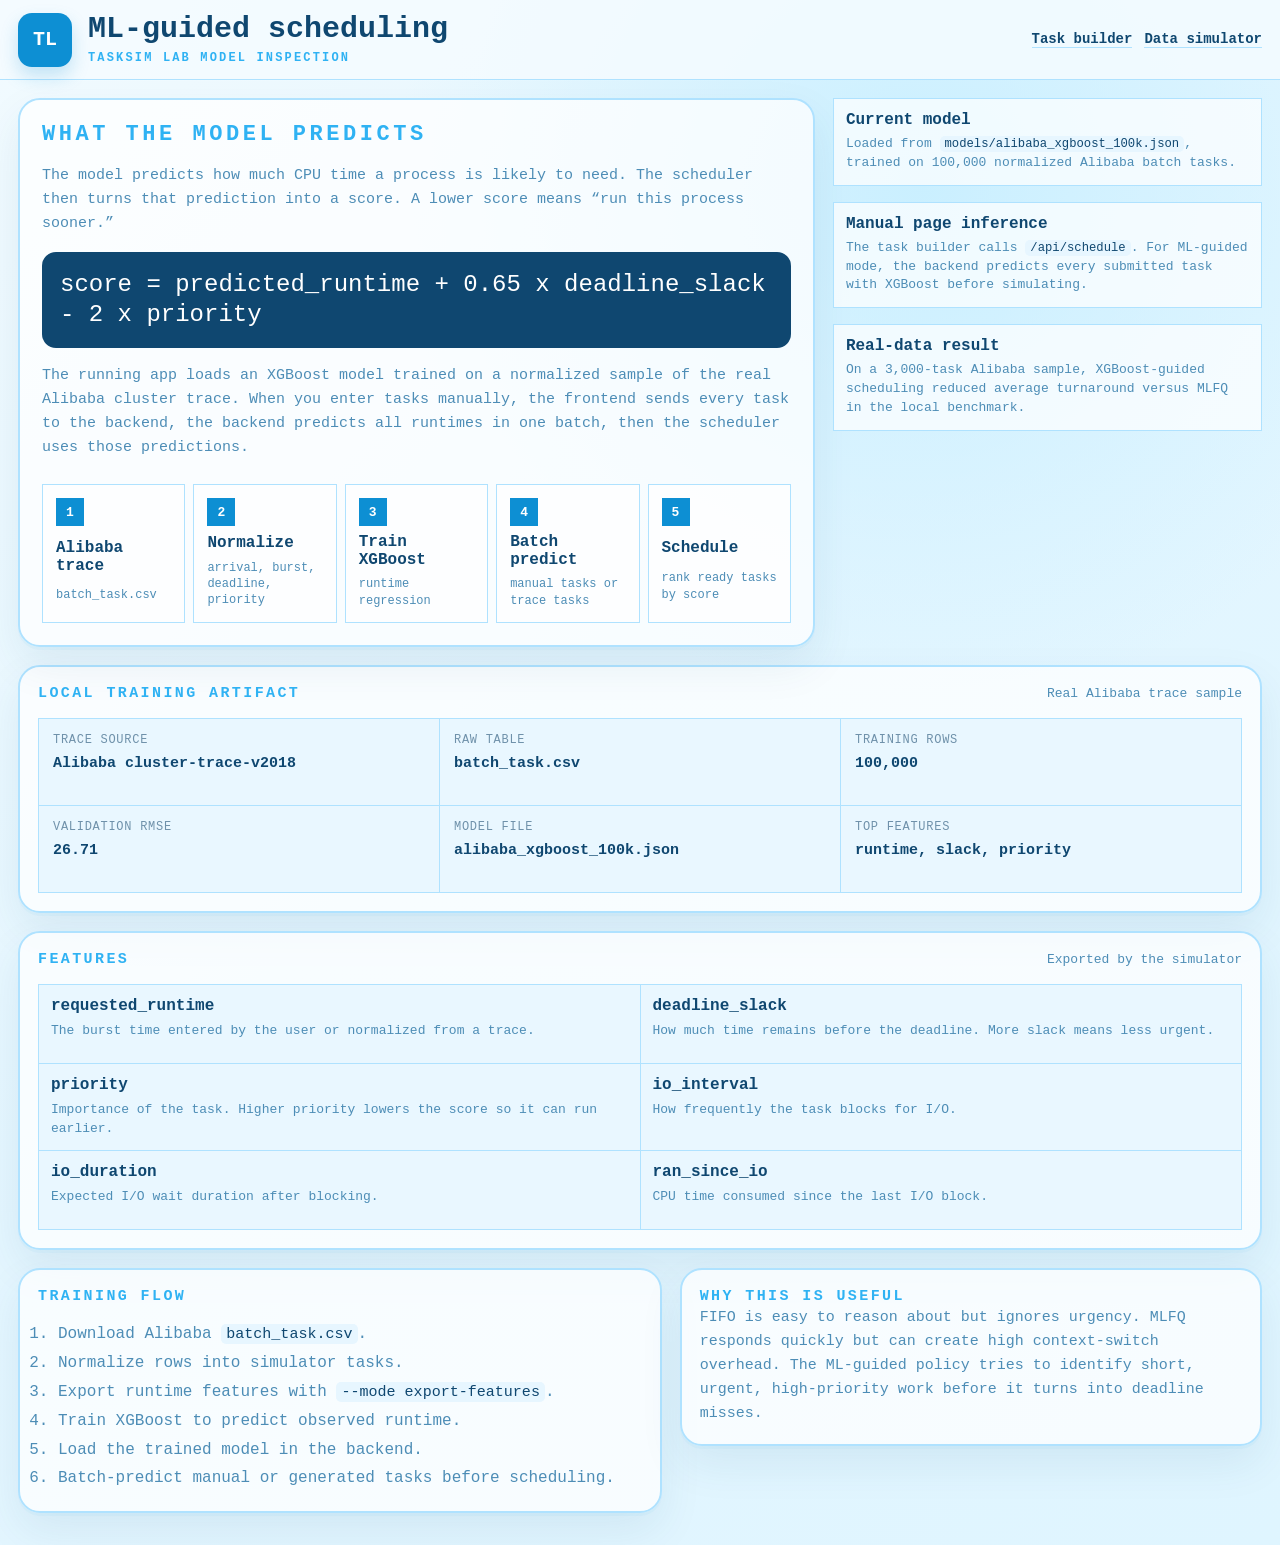
<file: frontend/ml.html>
<!doctype html>
<html lang="en">
  <head>
    <meta charset="utf-8" />
    <meta name="viewport" content="width=device-width, initial-scale=1" />
    <title>TaskSim Lab ML Method</title>
    <link rel="stylesheet" href="styles.css" />
  </head>
  <body class="lab-page ml-page">
    <main class="app-shell explainer-shell">
      <header class="topbar lab-topbar">
        <div class="manual-brand">
          <div class="brand-mark">TL</div>
          <div>
            <h1>ML-guided scheduling</h1>
            <p>TaskSim Lab Model Inspection</p>
          </div>
        </div>
        <div class="top-actions">
          <a class="text-link" href="index.html">Task builder</a>
          <a class="text-link" href="simulator.html">Data simulator</a>
        </div>
      </header>

      <section class="explainer-grid">
        <section class="explainer-main">
          <h2>What the model predicts</h2>
          <p>
            The model predicts how much CPU time a process is likely to need. The scheduler then turns that prediction into a score. A lower score means “run this process sooner.”
          </p>
          <div class="formula-box">
            score = predicted_runtime + 0.65 x deadline_slack - 2 x priority
          </div>
          <p>
            The running app loads an XGBoost model trained on a normalized sample of the real Alibaba cluster trace. When you enter tasks manually, the frontend sends every task to the backend, the backend predicts all runtimes in one batch, then the scheduler uses those predictions.
          </p>
          <div class="pipeline-diagram" aria-label="ML training and inference pipeline">
            <div class="pipe-node"><span>1</span><strong>Alibaba trace</strong><em>batch_task.csv</em></div>
            <div class="pipe-arrow">to</div>
            <div class="pipe-node"><span>2</span><strong>Normalize</strong><em>arrival, burst, deadline, priority</em></div>
            <div class="pipe-arrow">to</div>
            <div class="pipe-node"><span>3</span><strong>Train XGBoost</strong><em>runtime regression</em></div>
            <div class="pipe-arrow">to</div>
            <div class="pipe-node"><span>4</span><strong>Batch predict</strong><em>manual tasks or trace tasks</em></div>
            <div class="pipe-arrow">to</div>
            <div class="pipe-node"><span>5</span><strong>Schedule</strong><em>rank ready tasks by score</em></div>
          </div>
        </section>

        <aside class="explainer-side">
          <div class="decision-card">
            <strong>Current model</strong>
            <p>Loaded from <code>models/alibaba_xgboost_100k.json</code>, trained on 100,000 normalized Alibaba batch tasks.</p>
          </div>
          <div class="decision-card">
            <strong>Manual page inference</strong>
            <p>The task builder calls <code>/api/schedule</code>. For ML-guided mode, the backend predicts every submitted task with XGBoost before simulating.</p>
          </div>
          <div class="decision-card">
            <strong>Real-data result</strong>
            <p>On a 3,000-task Alibaba sample, XGBoost-guided scheduling reduced average turnaround versus MLFQ in the local benchmark.</p>
          </div>
        </aside>
      </section>

      <section class="rank-section model-facts">
        <div class="section-heading">
          <h2>Local training artifact</h2>
          <span>Real Alibaba trace sample</span>
        </div>
        <div class="fact-grid">
          <div><span>Trace source</span><strong>Alibaba cluster-trace-v2018</strong></div>
          <div><span>Raw table</span><strong>batch_task.csv</strong></div>
          <div><span>Training rows</span><strong>100,000</strong></div>
          <div><span>Validation RMSE</span><strong>26.71</strong></div>
          <div><span>Model file</span><strong>alibaba_xgboost_100k.json</strong></div>
          <div><span>Top features</span><strong>runtime, slack, priority</strong></div>
        </div>
      </section>

      <section class="rank-section">
        <div class="section-heading">
          <h2>Features</h2>
          <span>Exported by the simulator</span>
        </div>
        <div class="feature-table">
          <div><strong>requested_runtime</strong><span>The burst time entered by the user or normalized from a trace.</span></div>
          <div><strong>deadline_slack</strong><span>How much time remains before the deadline. More slack means less urgent.</span></div>
          <div><strong>priority</strong><span>Importance of the task. Higher priority lowers the score so it can run earlier.</span></div>
          <div><strong>io_interval</strong><span>How frequently the task blocks for I/O.</span></div>
          <div><strong>io_duration</strong><span>Expected I/O wait duration after blocking.</span></div>
          <div><strong>ran_since_io</strong><span>CPU time consumed since the last I/O block.</span></div>
        </div>
      </section>

      <section class="comparison-layout explainer-steps">
        <div class="rank-section">
          <h2>Training flow</h2>
          <ol class="plain-list">
            <li>Download Alibaba <code>batch_task.csv</code>.</li>
            <li>Normalize rows into simulator tasks.</li>
            <li>Export runtime features with <code>--mode export-features</code>.</li>
            <li>Train XGBoost to predict observed runtime.</li>
            <li>Load the trained model in the backend.</li>
            <li>Batch-predict manual or generated tasks before scheduling.</li>
          </ol>
        </div>
        <div class="chart-section">
          <h2>Why this is useful</h2>
          <p class="body-copy">
            FIFO is easy to reason about but ignores urgency. MLFQ responds quickly but can create high context-switch overhead. The ML-guided policy tries to identify short, urgent, high-priority work before it turns into deadline misses.
          </p>
        </div>
      </section>
    </main>
  </body>
</html>
</file>
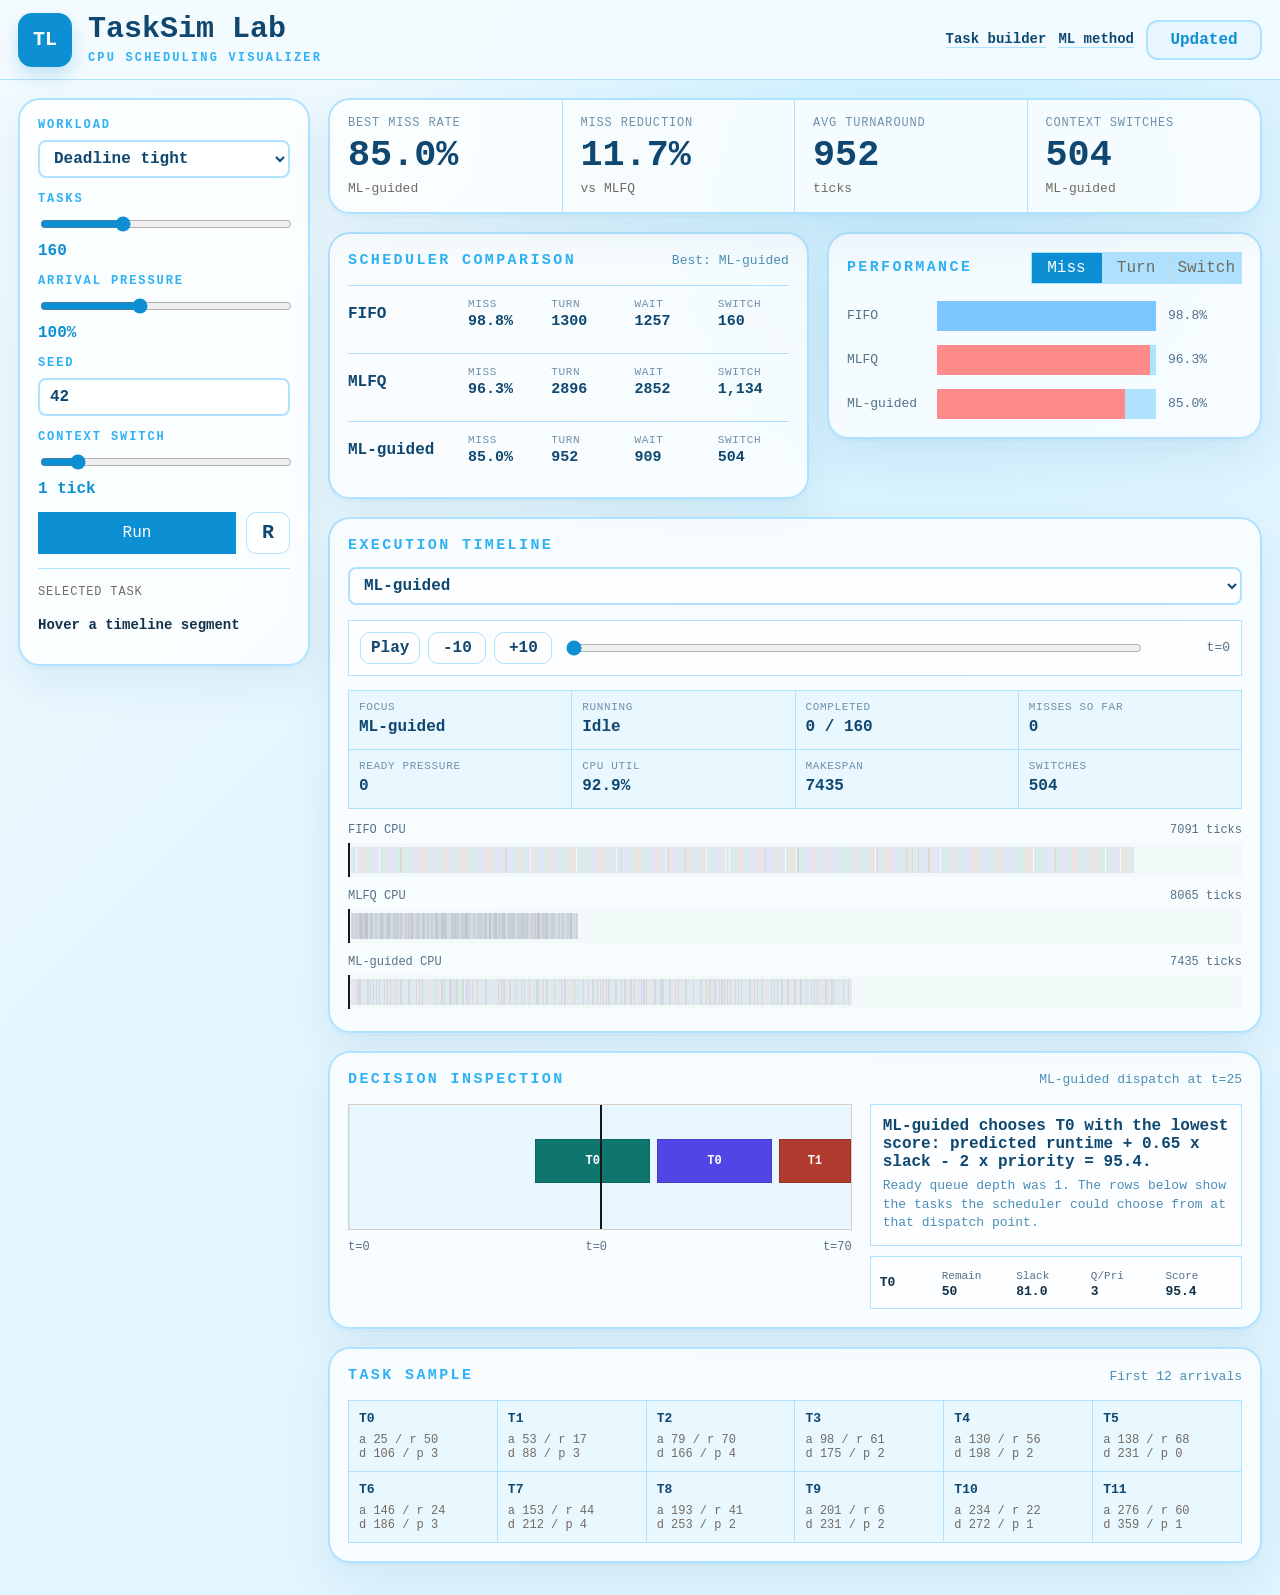
<file: frontend/simulator.html>
<!doctype html>
<html lang="en">
  <head>
    <meta charset="utf-8" />
    <meta name="viewport" content="width=device-width, initial-scale=1" />
    <title>TaskSim Lab</title>
    <link rel="stylesheet" href="styles.css" />
  </head>
  <body class="lab-page simulator-page">
    <main class="app-shell">
      <header class="topbar lab-topbar">
        <div class="manual-brand">
          <div class="brand-mark">TL</div>
          <div>
            <h1>TaskSim Lab</h1>
            <p>CPU Scheduling Visualizer</p>
          </div>
        </div>
        <div class="top-actions">
          <a class="text-link" href="index.html">Task builder</a>
          <a class="text-link" href="ml.html">ML method</a>
          <div class="run-status" id="runStatus">Ready</div>
        </div>
      </header>

      <section class="workspace">
        <aside class="control-panel">
          <div class="field">
            <label for="profile">Workload</label>
            <select id="profile">
              <option value="deadline_tight">Deadline tight</option>
              <option value="balanced">Balanced</option>
              <option value="io_heavy">I/O heavy</option>
              <option value="bursty">Bursty</option>
            </select>
          </div>

          <div class="field">
            <label for="taskCount">Tasks</label>
            <input id="taskCount" type="range" min="40" max="420" value="160" step="20" />
            <output id="taskCountValue">160</output>
          </div>

          <div class="field">
            <label for="load">Arrival pressure</label>
            <input id="load" type="range" min="65" max="155" value="100" step="5" />
            <output id="loadValue">100%</output>
          </div>

          <div class="field">
            <label for="seed">Seed</label>
            <input id="seed" type="number" min="1" max="9999" value="42" />
          </div>

          <div class="field">
            <label for="contextSwitch">Context switch</label>
            <input id="contextSwitch" type="range" min="0" max="8" value="1" step="1" />
            <output id="contextSwitchValue">1 tick</output>
          </div>

          <div class="button-row">
            <button id="runButton" class="primary-button" type="button">Run</button>
            <button id="randomizeButton" class="icon-button" type="button" aria-label="New seed" title="New seed">R</button>
          </div>

          <div class="selected-task" id="selectedTask">
            <span>Selected task</span>
            <strong>Hover a timeline segment</strong>
          </div>
        </aside>

        <section class="main-panel">
          <div class="metric-strip" id="metricStrip"></div>

          <div class="comparison-layout">
            <section class="rank-section">
              <div class="section-heading">
                <h2>Scheduler comparison</h2>
                <span id="bestScheduler">Best: --</span>
              </div>
              <div class="scheduler-table" id="schedulerTable"></div>
            </section>

            <section class="chart-section">
              <div class="section-heading">
                <h2>Performance</h2>
                <div class="segmented" role="tablist" aria-label="Chart metric">
                  <button class="segment is-active" data-metric="missRate" type="button">Miss</button>
                  <button class="segment" data-metric="turnaround" type="button">Turn</button>
                  <button class="segment" data-metric="switches" type="button">Switch</button>
                </div>
              </div>
              <div class="bar-chart" id="barChart"></div>
            </section>
          </div>

          <section class="timeline-section">
            <div class="section-heading">
              <h2>Execution timeline</h2>
              <select id="timelineScheduler" aria-label="Timeline scheduler"></select>
            </div>
            <div class="playback-panel">
              <div class="playback-buttons">
                <button id="playButton" class="small-button" type="button">Play</button>
                <button id="stepBackButton" class="small-button" type="button">-10</button>
                <button id="stepForwardButton" class="small-button" type="button">+10</button>
              </div>
              <input id="timeScrubber" type="range" min="0" max="1" value="0" step="1" aria-label="Simulation time" />
              <div class="time-readout" id="timeReadout">t=0</div>
            </div>
            <div class="live-strip" id="liveStrip"></div>
            <div class="timeline" id="timeline"></div>
          </section>

          <section class="inspection-section">
            <div class="section-heading">
              <h2>Decision inspection</h2>
              <span id="decisionSummary">Nearest dispatch</span>
            </div>
            <div class="inspection-layout">
              <div class="zoom-stage" id="zoomStage"></div>
              <div class="decision-panel" id="decisionPanel"></div>
            </div>
          </section>

          <section class="task-section">
            <div class="section-heading">
              <h2>Task sample</h2>
              <span id="sampleScope">First 12 arrivals</span>
            </div>
            <div class="task-grid" id="taskGrid"></div>
          </section>
        </section>
      </section>
    </main>

    <script src="app.js"></script>
  </body>
</html>
</file>
<file: frontend/styles.css>
:root {
  --bg: #f4f1eb;
  --ink: #171717;
  --muted: #706b63;
  --line: #d7cfc3;
  --panel: #fffaf2;
  --panel-2: #e9e1d6;
  --accent: #0f766e;
  --alert: #b13b2f;
  --violet: #4f46e5;
  --shadow: 0 18px 48px rgba(30, 28, 24, 0.08);
  font-family: Inter, ui-sans-serif, system-ui, -apple-system, BlinkMacSystemFont, "Segoe UI", sans-serif;
}

* {
  box-sizing: border-box;
}

body {
  margin: 0;
  background: var(--bg);
  color: var(--ink);
}

button,
input,
select {
  font: inherit;
}

.app-shell {
  min-height: 100svh;
  padding: 22px;
}

.topbar {
  display: flex;
  align-items: end;
  justify-content: space-between;
  gap: 20px;
  margin-bottom: 18px;
  animation: enter 500ms ease both;
}

.eyebrow {
  margin: 0 0 3px;
  color: var(--muted);
  font-size: 12px;
  text-transform: uppercase;
  letter-spacing: 0.08em;
}

h1,
h2,
p {
  margin: 0;
}

h1 {
  font-size: clamp(30px, 4rem, 56px);
  line-height: 0.95;
  letter-spacing: 0;
}

h2 {
  font-size: 15px;
  line-height: 1.2;
}

.run-status {
  min-width: 116px;
  text-align: center;
  padding: 9px 12px;
  border: 1px solid var(--line);
  color: var(--muted);
  background: rgba(255, 250, 242, 0.72);
}

.top-actions {
  display: flex;
  align-items: center;
  gap: 12px;
}

.text-link {
  color: var(--ink);
  text-decoration: none;
  border-bottom: 1px solid var(--ink);
  font-size: 14px;
}

.workspace {
  display: grid;
  grid-template-columns: 292px minmax(0, 1fr);
  gap: 18px;
  align-items: start;
}

.control-panel {
  position: sticky;
  top: 22px;
  display: grid;
  gap: 17px;
  padding: 18px;
  background: var(--panel);
  border: 1px solid var(--line);
  box-shadow: var(--shadow);
  animation: enter 620ms ease both;
}

.field {
  display: grid;
  gap: 8px;
}

.field-help,
.section-help {
  color: var(--muted);
  font-size: 13px;
  line-height: 1.45;
}

.section-help {
  margin: -6px 0 14px;
}

label {
  color: var(--muted);
  font-size: 12px;
  text-transform: uppercase;
  letter-spacing: 0.07em;
}

select,
input[type="number"] {
  width: 100%;
  height: 38px;
  border: 1px solid var(--line);
  background: #fffdf8;
  color: var(--ink);
  padding: 0 10px;
  border-radius: 4px;
}

input[type="range"] {
  width: 100%;
  accent-color: var(--accent);
}

output {
  color: var(--ink);
  font-variant-numeric: tabular-nums;
}

.button-row {
  display: flex;
  gap: 10px;
}

.primary-button,
.icon-button,
.small-button {
  height: 42px;
  border: 1px solid var(--ink);
  background: var(--ink);
  color: white;
  cursor: pointer;
  transition: transform 160ms ease, background 160ms ease, color 160ms ease;
}

.primary-button {
  flex: 1;
}

.icon-button {
  width: 44px;
  font-size: 20px;
  line-height: 1;
}

.small-button {
  height: 32px;
  min-width: 58px;
  padding: 0 10px;
  background: #fffdf8;
  color: var(--ink);
  border-color: var(--line);
}

.primary-button:hover,
.icon-button:hover,
.small-button:hover {
  transform: translateY(-1px);
  background: var(--accent);
  border-color: var(--accent);
  color: #fff;
}

.selected-task {
  display: grid;
  gap: 5px;
  min-height: 78px;
  padding-top: 16px;
  border-top: 1px solid var(--line);
}

.selected-task span {
  color: var(--muted);
  font-size: 12px;
  text-transform: uppercase;
  letter-spacing: 0.07em;
}

.selected-task strong {
  font-size: 14px;
  line-height: 1.45;
}

.main-panel {
  display: grid;
  gap: 18px;
  min-width: 0;
}

.metric-strip {
  display: grid;
  grid-template-columns: repeat(4, minmax(0, 1fr));
  border: 1px solid var(--line);
  background: var(--panel);
  box-shadow: var(--shadow);
  animation: enter 680ms ease both;
}

.metric {
  min-width: 0;
  padding: 16px 18px;
  border-right: 1px solid var(--line);
}

.metric:last-child {
  border-right: 0;
}

.metric span {
  display: block;
  margin-bottom: 7px;
  color: var(--muted);
  font-size: 12px;
  text-transform: uppercase;
  letter-spacing: 0.07em;
}

.metric strong {
  display: block;
  font-size: clamp(22px, 2.3rem, 38px);
  line-height: 1;
  font-variant-numeric: tabular-nums;
}

.metric em {
  display: block;
  margin-top: 7px;
  color: var(--muted);
  font-size: 13px;
  font-style: normal;
}

.comparison-layout {
  display: grid;
  grid-template-columns: minmax(0, 1.05fr) minmax(320px, 0.95fr);
  gap: 18px;
}

.rank-section,
.chart-section,
.timeline-section,
.inspection-section,
.task-section {
  min-width: 0;
  padding: 18px;
  background: var(--panel);
  border: 1px solid var(--line);
  box-shadow: var(--shadow);
}

.inspection-layout {
  display: grid;
  grid-template-columns: minmax(0, 1.15fr) minmax(280px, 0.85fr);
  gap: 18px;
}

.zoom-stage {
  display: grid;
  gap: 10px;
}

.zoom-window {
  position: relative;
  min-height: 126px;
  border: 1px solid var(--line);
  background:
    linear-gradient(to right, rgba(23, 23, 23, 0.08) 1px, transparent 1px),
    #fffdf8;
  background-size: 40px 100%;
  overflow: hidden;
}

.zoom-block {
  position: absolute;
  top: 34px;
  height: 44px;
  min-width: 4px;
  background: var(--accent);
  border: 1px solid rgba(23, 23, 23, 0.18);
  color: white;
  display: grid;
  place-items: center;
  font-size: 12px;
  font-weight: 700;
  font-variant-numeric: tabular-nums;
}

.zoom-block:nth-child(3n) {
  background: var(--violet);
}

.zoom-block:nth-child(4n) {
  background: var(--alert);
}

.zoom-playhead {
  position: absolute;
  inset: 0 auto 0 50%;
  width: 2px;
  background: var(--ink);
  z-index: 5;
}

.zoom-scale {
  display: flex;
  justify-content: space-between;
  color: var(--muted);
  font-size: 12px;
  font-variant-numeric: tabular-nums;
}

.candidate-grid {
  display: grid;
  gap: 8px;
}

.candidate-row {
  display: grid;
  grid-template-columns: 54px repeat(4, minmax(0, 1fr));
  gap: 8px;
  align-items: center;
  padding: 9px;
  background: #fffdf8;
  border: 1px solid var(--line);
}

.candidate-row.is-chosen {
  border-color: var(--accent);
  background: #ecfdf5;
}

.candidate-row span {
  color: var(--muted);
  font-size: 11px;
}

.candidate-row strong {
  display: block;
  font-size: 13px;
  font-variant-numeric: tabular-nums;
}

.decision-panel {
  display: grid;
  align-content: start;
  gap: 10px;
}

.decision-card {
  padding: 12px;
  background: #fffdf8;
  border: 1px solid var(--line);
}

.decision-card strong {
  display: block;
  margin-bottom: 6px;
}

.decision-card p {
  color: var(--muted);
  font-size: 13px;
  line-height: 1.45;
}

.section-heading {
  display: flex;
  align-items: center;
  justify-content: space-between;
  gap: 12px;
  margin-bottom: 15px;
}

.section-heading span {
  color: var(--muted);
  font-size: 13px;
}

.scheduler-table {
  display: grid;
  gap: 10px;
}

.scheduler-row {
  display: grid;
  grid-template-columns: 108px repeat(4, minmax(0, 1fr));
  gap: 12px;
  align-items: center;
  min-height: 58px;
  padding: 11px 0;
  border-top: 1px solid var(--line);
  transition: transform 180ms ease;
}

.scheduler-row:hover {
  transform: translateX(2px);
}

.scheduler-name {
  font-weight: 700;
}

.cell span {
  display: block;
  color: var(--muted);
  font-size: 11px;
  text-transform: uppercase;
  letter-spacing: 0.06em;
}

.cell strong {
  display: block;
  margin-top: 3px;
  font-size: 15px;
  font-variant-numeric: tabular-nums;
}

.segmented {
  display: inline-grid;
  grid-template-columns: repeat(3, 1fr);
  border: 1px solid var(--line);
  background: #fffdf8;
}

.segment {
  min-width: 58px;
  height: 30px;
  border: 0;
  border-right: 1px solid var(--line);
  background: transparent;
  color: var(--muted);
  cursor: pointer;
}

.segment:last-child {
  border-right: 0;
}

.segment.is-active {
  background: var(--ink);
  color: #fff;
}

.bar-chart {
  display: grid;
  gap: 14px;
  padding-top: 2px;
}

.bar-row {
  display: grid;
  grid-template-columns: 78px minmax(0, 1fr) 74px;
  gap: 12px;
  align-items: center;
}

.bar-label,
.bar-value {
  font-size: 13px;
  font-variant-numeric: tabular-nums;
}

.bar-track {
  height: 30px;
  background: var(--panel-2);
  overflow: hidden;
}

.bar-fill {
  height: 100%;
  width: 0;
  background: var(--accent);
  transition: width 380ms cubic-bezier(.2, .8, .2, 1);
}

.bar-fill.warn {
  background: var(--alert);
}

.bar-fill.cool {
  background: var(--violet);
}

.timeline {
  display: grid;
  gap: 12px;
  overflow-x: auto;
  padding-bottom: 4px;
}

.playback-panel {
  display: grid;
  grid-template-columns: auto minmax(180px, 1fr) 78px;
  gap: 12px;
  align-items: center;
  margin-bottom: 14px;
  padding: 11px;
  background: #fffdf8;
  border: 1px solid var(--line);
}

.playback-buttons {
  display: flex;
  gap: 8px;
}

.time-readout {
  color: var(--muted);
  font-size: 13px;
  font-variant-numeric: tabular-nums;
  text-align: right;
}

.live-strip {
  display: grid;
  grid-template-columns: repeat(4, minmax(0, 1fr));
  gap: 1px;
  margin-bottom: 14px;
  background: var(--line);
  border: 1px solid var(--line);
}

.live-cell {
  min-height: 58px;
  padding: 10px;
  background: #fffdf8;
}

.live-cell span {
  display: block;
  color: var(--muted);
  font-size: 11px;
  text-transform: uppercase;
  letter-spacing: 0.06em;
}

.live-cell strong {
  display: block;
  margin-top: 5px;
  font-size: 16px;
  font-variant-numeric: tabular-nums;
}

.lane {
  min-width: 720px;
}

.lane-label {
  display: flex;
  justify-content: space-between;
  margin-bottom: 6px;
  color: var(--muted);
  font-size: 12px;
}

.lane-track {
  position: relative;
  height: 34px;
  background:
    linear-gradient(to right, rgba(23, 23, 23, 0.08) 1px, transparent 1px),
    var(--panel-2);
  background-size: 48px 100%;
  overflow: hidden;
}

.playhead {
  position: absolute;
  inset: 0 auto 0 var(--playhead-left, 0%);
  z-index: 5;
  width: 2px;
  background: var(--ink);
  box-shadow: 0 0 0 9999px rgba(255, 250, 242, 0.46);
  pointer-events: none;
}

.segment-block {
  position: absolute;
  top: 4px;
  height: 26px;
  min-width: 2px;
  background: var(--accent);
  cursor: crosshair;
  transition: filter 140ms ease, transform 140ms ease;
}

.segment-block.is-past {
  opacity: 0.42;
}

.segment-block.is-active {
  outline: 2px solid var(--ink);
  z-index: 4;
  transform: scaleY(1.2);
}

.segment-block.is-future {
  opacity: 0.2;
}

.segment-block:nth-child(3n) {
  background: var(--violet);
}

.segment-block:nth-child(4n) {
  background: var(--alert);
}

.segment-block:hover {
  filter: brightness(1.12);
  transform: scaleY(1.15);
}

.task-grid {
  display: grid;
  grid-template-columns: repeat(6, minmax(0, 1fr));
  gap: 1px;
  background: var(--line);
  border: 1px solid var(--line);
}

.task-tile {
  min-height: 68px;
  padding: 10px;
  background: #fffdf8;
  cursor: pointer;
  transition: background 160ms ease, transform 160ms ease;
}

.task-tile:hover,
.task-tile.is-selected {
  background: #ecfdf5;
  transform: translateY(-1px);
}

.task-tile strong {
  display: block;
  margin-bottom: 7px;
  font-size: 13px;
}

.task-tile span {
  display: block;
  color: var(--muted);
  font-size: 12px;
  font-variant-numeric: tabular-nums;
}

.explainer-shell {
  max-width: 1180px;
  margin: 0 auto;
}

.explainer-grid {
  display: grid;
  grid-template-columns: minmax(0, 1.3fr) minmax(280px, 0.7fr);
  gap: 18px;
  margin-bottom: 18px;
}

.explainer-main,
.explainer-side {
  display: grid;
  align-content: start;
  gap: 16px;
}

.explainer-main {
  padding: 22px;
  background: var(--panel);
  border: 1px solid var(--line);
  box-shadow: var(--shadow);
}

.explainer-main h2 {
  font-size: 22px;
}

.explainer-main p,
.body-copy {
  color: var(--muted);
  font-size: 15px;
  line-height: 1.6;
}

.formula-box {
  padding: 18px;
  background: var(--ink);
  color: white;
  font-size: clamp(18px, 1.8rem, 28px);
  line-height: 1.25;
  font-variant-numeric: tabular-nums;
}

.pipeline-diagram {
  display: grid;
  grid-template-columns: minmax(130px, 1fr) 34px minmax(130px, 1fr) 34px minmax(130px, 1fr) 34px minmax(130px, 1fr) 34px minmax(130px, 1fr);
  gap: 8px;
  align-items: stretch;
  margin-top: 8px;
}

.pipe-node {
  display: grid;
  gap: 7px;
  min-height: 126px;
  padding: 13px;
  background: #fffdf8;
  border: 1px solid var(--line);
}

.pipe-node span {
  display: grid;
  place-items: center;
  width: 28px;
  height: 28px;
  background: var(--accent);
  color: white;
  font-size: 13px;
  font-weight: 800;
}

.pipe-node strong,
.pipe-node em {
  display: block;
}

.pipe-node em {
  color: var(--muted);
  font-size: 12px;
  font-style: normal;
  line-height: 1.35;
}

.pipe-arrow {
  display: grid;
  place-items: center;
  color: var(--muted);
  font-size: 12px;
  text-transform: uppercase;
  letter-spacing: 0.08em;
}

.model-facts {
  margin-bottom: 18px;
}

.fact-grid {
  display: grid;
  grid-template-columns: repeat(3, minmax(0, 1fr));
  gap: 1px;
  background: var(--line);
  border: 1px solid var(--line);
}

.fact-grid div {
  min-height: 86px;
  padding: 14px;
  background: #fffdf8;
}

.fact-grid span,
.fact-grid strong {
  display: block;
}

.fact-grid span {
  margin-bottom: 7px;
  color: var(--muted);
  font-size: 12px;
  text-transform: uppercase;
  letter-spacing: 0.06em;
}

.fact-grid strong {
  font-size: 15px;
  line-height: 1.35;
}

.feature-table {
  display: grid;
  grid-template-columns: repeat(2, minmax(0, 1fr));
  gap: 1px;
  background: var(--line);
  border: 1px solid var(--line);
}

.feature-table div {
  min-height: 78px;
  padding: 12px;
  background: #fffdf8;
}

.feature-table strong,
.feature-table span {
  display: block;
}

.feature-table strong {
  margin-bottom: 7px;
}

.feature-table span {
  color: var(--muted);
  font-size: 13px;
  line-height: 1.45;
}

.plain-list {
  margin: 14px 0 0;
  padding-left: 20px;
  color: var(--muted);
  line-height: 1.8;
}

.explainer-steps {
  margin-top: 18px;
}

.manual-shell {
  max-width: 1480px;
  margin: 0 auto;
}

.manual-grid {
  display: grid;
  grid-template-columns: 310px minmax(0, 1fr);
  gap: 18px;
  align-items: start;
  margin-bottom: 18px;
}

.manual-controls {
  position: sticky;
  top: 22px;
}

.queue-panel,
.manual-output {
  padding: 18px;
  background: var(--panel);
  border: 1px solid var(--line);
  box-shadow: var(--shadow);
}

.legend-box {
  display: grid;
  gap: 8px;
  padding: 14px;
  background: #fffdf8;
  border: 1px solid var(--line);
}

.legend-box strong {
  margin-bottom: 2px;
}

.legend-box span {
  color: var(--muted);
  font-size: 13px;
  line-height: 1.35;
}

.legend-box b {
  color: var(--accent);
}

.manual-table {
  display: grid;
  border: 1px solid var(--line);
  background: #fffdf8;
}

.manual-head,
.manual-row {
  display: grid;
  grid-template-columns: 80px repeat(4, minmax(78px, 1fr)) 54px;
  gap: 14px;
  align-items: center;
  min-width: 720px;
  padding: 12px 16px;
  border-bottom: 1px solid var(--line);
}

.manual-head {
  color: var(--muted);
  font-size: 12px;
  text-transform: uppercase;
  letter-spacing: 0.08em;
  background: var(--panel-2);
}

.manual-row:last-child {
  border-bottom: 0;
}

.manual-row strong {
  color: var(--accent);
  font-size: 17px;
}

.manual-row input {
  width: 100%;
  min-width: 0;
  height: 34px;
  border: 0;
  border-bottom: 2px solid #b8def5;
  background: transparent;
  color: var(--ink);
  text-align: center;
  font-weight: 700;
  font-variant-numeric: tabular-nums;
}

.delete-button {
  width: 34px;
  height: 34px;
  border: 0;
  border-radius: 6px;
  background: #fee2e2;
  color: var(--alert);
  cursor: pointer;
  font-weight: 800;
}

.manual-gantt {
  display: grid;
  gap: 12px;
  padding: 18px;
  background: #fffdf8;
  border: 1px solid var(--line);
  overflow-x: auto;
}

.gantt-track {
  position: relative;
  min-width: 720px;
  height: 68px;
  background: var(--panel-2);
  border-radius: 10px;
  overflow: hidden;
}

.gantt-block {
  position: absolute;
  inset: 0 auto 0 0;
  display: grid;
  place-items: center;
  min-width: 28px;
  color: #15304a;
  font-weight: 800;
  border-right: 1px solid rgba(23, 23, 23, 0.12);
}

.gantt-ticks {
  position: relative;
  min-width: 720px;
  height: 22px;
  color: var(--muted);
  font-size: 12px;
  font-variant-numeric: tabular-nums;
}

.gantt-ticks span {
  position: absolute;
  transform: translateX(-50%);
}

.metrics-table {
  display: grid;
  border: 1px solid var(--line);
  background: #fffdf8;
  overflow-x: auto;
}

.metrics-head,
.metrics-row {
  display: grid;
  grid-template-columns: 80px repeat(7, minmax(56px, 1fr));
  min-width: 720px;
  align-items: center;
  gap: 10px;
  padding: 12px 16px;
  border-bottom: 1px solid var(--line);
}

.metrics-head {
  color: var(--muted);
  font-size: 12px;
  text-transform: uppercase;
  letter-spacing: 0.08em;
  background: var(--panel-2);
}

.metrics-row:last-child {
  border-bottom: 0;
}

.metrics-row strong,
.metrics-row span {
  font-variant-numeric: tabular-nums;
}

.metrics-row.is-missed {
  background: #fff1f0;
}

.prediction-list {
  display: grid;
  gap: 10px;
}

.prediction-row {
  display: grid;
  grid-template-columns: 52px repeat(3, minmax(0, 1fr));
  gap: 10px;
  align-items: center;
  padding: 12px;
  background: #fffdf8;
  border: 1px solid var(--line);
}

.prediction-row strong {
  color: var(--accent);
}

.prediction-row span {
  color: var(--muted);
  font-size: 13px;
  font-variant-numeric: tabular-nums;
}

body.manual-page {
  --manual-blue: #0d8fd3;
  --manual-blue-2: #2fb2f3;
  --manual-deep: #0f4770;
  --manual-line: #afe2ff;
  --manual-panel: rgba(255, 255, 255, 0.76);
  --manual-bg: #e9f8ff;
  background:
    radial-gradient(circle at 72% 12%, rgba(194, 237, 255, 0.78), transparent 32%),
    linear-gradient(135deg, #f2fbff 0%, #e4f6ff 44%, #dff5ff 100%);
  color: #123047;
  font-family: ui-monospace, SFMono-Regular, Menlo, Monaco, Consolas, "Liberation Mono", monospace;
  overflow-x: hidden;
}

.manual-page .app-shell {
  width: 100%;
  max-width: 1600px;
  margin: 0 auto;
  padding: 0 18px 32px;
  overflow-x: hidden;
}

.manual-page .manual-shell {
  max-width: none;
}

.manual-topbar {
  display: flex;
  align-items: center;
  justify-content: space-between;
  min-height: 80px;
  margin: 0 -18px 18px;
  padding: 10px 18px;
  border-bottom: 1px solid var(--manual-line);
  background: rgba(244, 251, 255, 0.88);
}

.manual-brand {
  display: flex;
  align-items: center;
  gap: 16px;
  min-width: 0;
}

.brand-mark {
  display: grid;
  place-items: center;
  width: 54px;
  height: 54px;
  border-radius: 14px;
  background: var(--manual-blue);
  color: white;
  font-weight: 900;
  font-size: 20px;
  box-shadow: 0 9px 18px rgba(13, 143, 211, 0.22);
}

.manual-brand h1 {
  color: var(--manual-deep);
  font-size: 25px;
  line-height: 1;
  font-weight: 900;
  letter-spacing: 0;
  white-space: nowrap;
}

.manual-brand p {
  margin-top: 6px;
  color: var(--manual-blue-2);
  font-size: 12px;
  font-weight: 900;
  text-transform: uppercase;
  letter-spacing: 0.18em;
}

.manual-page .top-actions {
  align-items: center;
  flex-wrap: wrap;
  justify-content: flex-end;
  min-width: 0;
}

.manual-page .text-link {
  color: var(--manual-deep);
  border-bottom-color: var(--manual-line);
  font-weight: 800;
  white-space: nowrap;
}

.reset-pill {
  height: 40px;
  padding: 0 18px;
  border: 0;
  border-radius: 12px;
  background: #fff0ef;
  color: #ef4444;
  text-transform: uppercase;
  font-weight: 900;
  cursor: pointer;
}

.manual-page .manual-grid {
  grid-template-columns: minmax(260px, 330px) minmax(0, 1fr);
  gap: 18px;
  margin-bottom: 16px;
}

.manual-page .control-panel,
.manual-page .queue-panel,
.manual-page .manual-output,
.manual-page .rank-section,
.manual-page .chart-section {
  background: var(--manual-panel);
  border: 2px solid var(--manual-line);
  border-radius: 22px;
  box-shadow: 0 3px 0 rgba(13, 143, 211, 0.04), 0 18px 44px rgba(13, 71, 112, 0.08);
  min-width: 0;
}

.manual-page .control-panel {
  padding: 18px;
  gap: 14px;
}

.manual-page label,
.manual-page h2,
.manual-page .manual-head,
.manual-page .metrics-head {
  color: var(--manual-blue-2);
  font-weight: 900;
  text-transform: uppercase;
  letter-spacing: 0.18em;
}

.manual-page select,
.manual-page input[type="number"] {
  height: 40px;
  border: 2px solid var(--manual-line);
  border-radius: 8px;
  background: rgba(255, 255, 255, 0.62);
  color: var(--manual-deep);
  font-size: 17px;
  font-weight: 900;
}

.manual-page input[type="range"] {
  accent-color: var(--manual-blue);
}

.manual-page output {
  color: var(--manual-blue);
  font-size: 17px;
  font-weight: 900;
}

.manual-page .primary-button {
  height: 52px;
  border: 0;
  border-radius: 14px;
  background: var(--manual-blue);
  color: white;
  box-shadow: 0 10px 18px rgba(13, 143, 211, 0.24);
  text-transform: uppercase;
  font-weight: 900;
  letter-spacing: 0.08em;
}

.manual-page .legend-box {
  border: 2px solid var(--manual-line);
  border-radius: 14px;
  background: rgba(233, 248, 255, 0.72);
  color: var(--manual-blue);
}

.manual-page .legend-box span {
  color: #1b9be4;
  font-size: 13px;
  font-weight: 700;
}

.manual-page .field-help,
.manual-page .section-help {
  color: #4d8db6;
  font-size: 13px;
  font-weight: 700;
}

.manual-page .section-help {
  max-width: 860px;
  margin: 0 0 14px;
  padding: 0;
  overflow-wrap: anywhere;
}

.manual-page .queue-panel {
  padding: 0;
  overflow: hidden;
}

.manual-page .queue-panel .section-heading {
  min-height: 58px;
  margin: 0;
  padding: 14px 18px;
  border-bottom: 1px solid #cfeeff;
}

.queue-count {
  padding: 7px 14px;
  border: 2px solid var(--manual-line);
  border-radius: 12px;
  background: #dff3ff;
  color: var(--manual-blue);
  font-size: 18px;
  font-weight: 900;
}

.manual-page .manual-table {
  border: 0;
  background: transparent;
}

.manual-page .manual-head,
.manual-page .manual-row {
  grid-template-columns: 68px repeat(4, minmax(74px, 1fr)) 44px;
  min-width: 0;
  padding: 9px 14px;
  border-bottom: 1px solid #d3efff;
}

.manual-page .manual-head {
  background: rgba(232, 247, 255, 0.68);
}

.manual-page .manual-row {
  min-height: 54px;
}

.manual-page .manual-row strong {
  color: var(--manual-blue);
  font-size: 18px;
}

.manual-page .manual-row input {
  height: 30px;
  border-bottom: 3px solid var(--manual-line);
  color: var(--manual-deep);
  font-size: 17px;
}

.manual-page .delete-button {
  width: 34px;
  height: 34px;
  border-radius: 12px;
  font-size: 17px;
}

.add-process-wrap {
  display: grid;
  place-items: center;
  min-height: 56px;
  background: rgba(232, 247, 255, 0.38);
}

.add-process-button {
  min-width: 168px;
  height: 40px;
  border: 3px dashed var(--manual-line);
  border-radius: 16px;
  background: transparent;
  color: var(--manual-blue-2);
  cursor: pointer;
  font-size: 15px;
  font-weight: 900;
}

.manual-page .manual-output {
  width: 100%;
  margin-left: 0;
  padding: 0;
}

.manual-page .manual-output .section-heading {
  margin: 0;
  padding: 14px 18px;
  border-bottom: 1px solid #cfeeff;
  min-width: 0;
}

.manual-page #manualBadge {
  max-width: min(220px, 42vw);
  padding: 8px 12px;
  border: 2px solid var(--manual-line);
  border-radius: 12px;
  background: #e7f6ff;
  color: var(--manual-blue);
  font-size: 14px;
  font-weight: 900;
  overflow: hidden;
  text-overflow: ellipsis;
  white-space: nowrap;
  flex: 0 1 auto;
}

.panel-body {
  padding: 14px 18px 18px;
}

.manual-page .manual-gantt {
  padding: 0;
  border: 0;
  background: transparent;
}

.manual-page .gantt-track {
  min-width: 0;
  height: 64px;
  border-radius: 16px;
  background: #e7f6ff;
}

.manual-page .gantt-block {
  color: #123047;
  font-size: 14px;
  border-right: 0;
}

.manual-page .gantt-ticks {
  min-width: 0;
  color: #123047;
  font-size: 14px;
  font-weight: 900;
  overflow: hidden;
  padding: 0 2px;
}

.manual-page .gantt-ticks span:first-child {
  transform: translateX(0);
}

.manual-page .gantt-ticks span:last-child {
  transform: translateX(-100%);
}

.manual-page .comparison-layout {
  grid-template-columns: minmax(0, 1fr);
  width: 100%;
  margin: 16px 0 0;
}

.manual-page .chart-section {
  margin-top: 14px;
}

.manual-page .rank-section,
.manual-page .chart-section {
  padding: 0;
  overflow: hidden;
}

.manual-page .rank-section .section-heading,
.manual-page .chart-section .section-heading {
  margin: 0;
  padding: 14px 18px;
  border-bottom: 2px solid var(--manual-deep);
  flex-wrap: wrap;
  align-items: center;
  min-width: 0;
}

.manual-page #manualAverages {
  color: #8da0b7;
  font-size: 15px;
  font-weight: 900;
  max-width: 100%;
  line-height: 1.6;
  overflow-wrap: anywhere;
  text-align: right;
}

.manual-page #manualAverages b {
  color: var(--manual-blue);
}

.manual-page .metrics-table {
  border: 0;
  background: transparent;
}

.manual-page .metrics-head,
.manual-page .metrics-row {
  grid-template-columns: 70px repeat(7, minmax(42px, 1fr));
  min-width: 0;
  padding: 10px 12px;
  border-bottom: 2px solid var(--manual-deep);
  text-align: center;
}

.manual-page .metrics-row {
  min-height: 48px;
  color: #8da0b7;
  font-size: 17px;
  font-weight: 900;
}

.manual-page .metrics-row strong {
  justify-self: center;
  min-width: 44px;
  padding: 6px 10px;
  border-radius: 9px;
  background: #b7d4f8;
  color: #162c73;
  font-size: 14px;
}

.manual-page .metrics-row span:nth-child(n + 5) {
  color: var(--manual-blue);
}

.manual-page .prediction-list {
  padding: 0;
}

.manual-page .model-summary {
  display: grid;
  gap: 5px;
  padding: 14px;
  border: 2px solid var(--manual-line);
  border-radius: 12px;
  background: rgba(231, 246, 255, 0.82);
}

.manual-page .model-summary.is-loading,
.manual-page .prediction-row.is-loading {
  position: relative;
  overflow: hidden;
}

.manual-page .model-summary.is-loading::after,
.manual-page .prediction-row.is-loading::after {
  content: "";
  position: absolute;
  inset: 0;
  background: linear-gradient(90deg, transparent, rgba(255, 255, 255, 0.72), transparent);
  animation: loading-sweep 900ms linear infinite;
  pointer-events: none;
}

.manual-page .model-summary strong {
  color: var(--manual-deep);
}

.manual-page .model-summary span {
  color: #557087;
  font-size: 13px;
  font-weight: 800;
}

.manual-page .prediction-row {
  grid-template-columns: 60px repeat(3, minmax(0, 1fr));
  border-color: var(--manual-line);
  border-radius: 12px;
  background: rgba(255, 255, 255, 0.62);
  min-width: 0;
}

.manual-page .prediction-row span {
  min-width: 0;
  overflow-wrap: anywhere;
}

.manual-page .primary-button:disabled {
  opacity: 0.58;
  cursor: wait;
}

.manual-page .contribution-list {
  grid-column: 1 / -1;
  display: grid;
  gap: 5px;
  padding-top: 8px;
  border-top: 1px solid var(--manual-line);
}

.manual-page .contribution-list em {
  color: #557087;
  font-size: 12px;
  font-style: normal;
  font-variant-numeric: tabular-nums;
}

body.lab-page {
  --manual-blue: #0d8fd3;
  --manual-blue-2: #2fb2f3;
  --manual-deep: #0f4770;
  --manual-line: #afe2ff;
  --manual-panel: rgba(255, 255, 255, 0.76);
  --manual-bg: #e9f8ff;
  background:
    radial-gradient(circle at 72% 12%, rgba(194, 237, 255, 0.78), transparent 32%),
    linear-gradient(135deg, #f2fbff 0%, #e4f6ff 44%, #dff5ff 100%);
  color: #123047;
  font-family: ui-monospace, SFMono-Regular, Menlo, Monaco, Consolas, "Liberation Mono", monospace;
  overflow-x: hidden;
}

.lab-page .app-shell {
  width: 100%;
  max-width: 1600px;
  margin: 0 auto;
  padding: 0 18px 32px;
  overflow-x: hidden;
}

.lab-page .explainer-shell {
  max-width: 1280px;
}

.lab-page .topbar {
  align-items: center;
  min-height: 80px;
  margin: 0 -18px 18px;
  padding: 10px 18px;
  border-bottom: 1px solid var(--manual-line);
  background: rgba(244, 251, 255, 0.88);
}

.lab-page .top-actions {
  flex-wrap: wrap;
  justify-content: flex-end;
  min-width: 0;
}

.lab-page .text-link {
  color: var(--manual-deep);
  border-bottom-color: var(--manual-line);
  font-weight: 800;
  white-space: nowrap;
}

.lab-page h1 {
  color: var(--manual-deep);
  font-size: clamp(23px, 3vw, 30px);
  line-height: 1.05;
  font-weight: 900;
}

.lab-page h2,
.lab-page label {
  color: var(--manual-blue-2);
  font-weight: 900;
  text-transform: uppercase;
  letter-spacing: 0.16em;
}

.lab-page .workspace {
  grid-template-columns: minmax(250px, 292px) minmax(0, 1fr);
}

.lab-page .control-panel,
.lab-page .metric-strip,
.lab-page .rank-section,
.lab-page .chart-section,
.lab-page .timeline-section,
.lab-page .inspection-section,
.lab-page .task-section,
.lab-page .explainer-main {
  background: var(--manual-panel);
  border: 2px solid var(--manual-line);
  border-radius: 22px;
  box-shadow: 0 3px 0 rgba(13, 143, 211, 0.04), 0 18px 44px rgba(13, 71, 112, 0.08);
  min-width: 0;
}

.lab-page .control-panel {
  gap: 14px;
  padding: 18px;
}

.lab-page select,
.lab-page input[type="number"] {
  border: 2px solid var(--manual-line);
  border-radius: 8px;
  background: rgba(255, 255, 255, 0.68);
  color: var(--manual-deep);
  font-weight: 900;
}

.lab-page input[type="range"] {
  accent-color: var(--manual-blue);
}

.lab-page output,
.lab-page .run-status {
  color: var(--manual-blue);
  font-weight: 900;
}

.lab-page .run-status {
  border: 2px solid var(--manual-line);
  border-radius: 12px;
  background: #e7f6ff;
}

.lab-page .primary-button,
.lab-page .segment.is-active {
  border-color: var(--manual-blue);
  background: var(--manual-blue);
  color: white;
}

.lab-page .icon-button,
.lab-page .small-button {
  border-color: var(--manual-line);
  border-radius: 10px;
  background: rgba(255, 255, 255, 0.72);
  color: var(--manual-deep);
  font-weight: 900;
}

.lab-page .section-heading {
  min-width: 0;
  flex-wrap: wrap;
  align-items: center;
}

.lab-page .section-heading span,
.lab-page .field-help,
.lab-page .section-help,
.lab-page .body-copy,
.lab-page .explainer-main p,
.lab-page .decision-card p,
.lab-page .feature-table span,
.lab-page .fact-grid span,
.lab-page .pipe-node em,
.lab-page .plain-list {
  color: #4d8db6;
}

.lab-page .section-heading span,
.lab-page .selected-task strong,
.lab-page .decision-card p,
.lab-page .body-copy,
.lab-page .explainer-main p,
.lab-page .feature-table span,
.lab-page .fact-grid strong,
.lab-page .pipe-node em,
.lab-page code {
  overflow-wrap: anywhere;
}

.lab-page .metric {
  border-right-color: var(--manual-line);
}

.lab-page .metric span,
.lab-page .cell span,
.lab-page .live-cell span,
.lab-page .fact-grid span {
  color: #6f91aa;
}

.lab-page .metric strong,
.lab-page .cell strong,
.lab-page .scheduler-name,
.lab-page .live-cell strong,
.lab-page .task-tile strong,
.lab-page .decision-card strong,
.lab-page .feature-table strong,
.lab-page .fact-grid strong,
.lab-page .pipe-node strong {
  color: var(--manual-deep);
}

.lab-page .scheduler-row,
.lab-page .selected-task {
  border-color: var(--manual-line);
}

.lab-page .playback-panel,
.lab-page .decision-card,
.lab-page .candidate-row,
.lab-page .live-cell,
.lab-page .task-tile,
.lab-page .pipe-node,
.lab-page .fact-grid div,
.lab-page .feature-table div {
  border-color: var(--manual-line);
  background: rgba(255, 255, 255, 0.72);
}

.lab-page .segmented,
.lab-page .bar-track,
.lab-page .live-strip,
.lab-page .task-grid,
.lab-page .fact-grid,
.lab-page .feature-table {
  border-color: var(--manual-line);
  background: var(--manual-line);
}

.lab-page .bar-fill,
.lab-page .pipe-node span {
  background: var(--manual-blue);
}

.lab-page .bar-fill.cool {
  background: #7cc7ff;
}

.lab-page .bar-fill.warn {
  background: #ff8a8a;
}

.lab-page .lane-label,
.lab-page .time-readout,
.lab-page .bar-label,
.lab-page .bar-value,
.lab-page .candidate-row span,
.lab-page .zoom-scale {
  color: #557087;
}

.lab-page .lane,
.lab-page .gantt-track,
.lab-page .gantt-ticks {
  min-width: min(720px, 100%);
}

.lab-page .lane-track,
.lab-page .zoom-window {
  background:
    linear-gradient(to right, rgba(13, 143, 211, 0.14) 1px, transparent 1px),
    #e7f6ff;
}

.lab-page .formula-box {
  border-radius: 14px;
  background: var(--manual-deep);
  font-size: clamp(16px, 2vw, 24px);
  overflow-wrap: anywhere;
}

.lab-page .explainer-grid,
.lab-page .comparison-layout,
.lab-page .inspection-layout {
  align-items: start;
}

.lab-page .pipeline-diagram {
  grid-template-columns: repeat(5, minmax(120px, 1fr));
}

.lab-page .pipe-arrow {
  display: none;
}

.lab-page code {
  padding: 1px 5px;
  border-radius: 5px;
  background: #e7f6ff;
  color: var(--manual-deep);
  font-family: inherit;
  font-size: 0.94em;
}

@keyframes enter {
  from {
    opacity: 0;
    transform: translateY(10px);
  }
  to {
    opacity: 1;
    transform: translateY(0);
  }
}

@keyframes loading-sweep {
  from {
    transform: translateX(-100%);
  }
  to {
    transform: translateX(100%);
  }
}

@media (max-width: 980px) {
  .workspace,
  .comparison-layout,
  .inspection-layout,
  .explainer-grid,
  .manual-grid {
    grid-template-columns: 1fr;
  }

  .pipeline-diagram {
    grid-template-columns: 1fr;
  }

  .lab-page .workspace,
  .lab-page .explainer-grid,
  .lab-page .comparison-layout,
  .lab-page .inspection-layout,
  .lab-page .pipeline-diagram {
    grid-template-columns: 1fr;
  }

  .pipe-arrow {
    min-height: 24px;
  }

  .manual-controls {
    position: static;
  }

  .control-panel {
    position: static;
    grid-template-columns: repeat(2, minmax(0, 1fr));
  }

  .button-row,
  .selected-task {
    grid-column: 1 / -1;
  }

  .metric-strip {
    grid-template-columns: repeat(2, minmax(0, 1fr));
  }

  .manual-topbar {
    align-items: flex-start;
    gap: 12px;
  }

  .lab-page .topbar {
    align-items: flex-start;
    gap: 12px;
  }

  .manual-page .manual-grid {
    grid-template-columns: 1fr;
  }

  .metric:nth-child(2) {
    border-right: 0;
  }

  .metric:nth-child(-n + 2) {
    border-bottom: 1px solid var(--line);
  }

  .scheduler-row {
    grid-template-columns: 1fr 1fr;
  }
}

@media (max-width: 620px) {
  .app-shell {
    padding: 14px;
  }

  .topbar {
    align-items: start;
    flex-direction: column;
  }

  .manual-brand {
    align-items: flex-start;
  }

  .manual-brand h1 {
    white-space: normal;
  }

  .manual-brand p {
    letter-spacing: 0.1em;
  }

  .control-panel {
    grid-template-columns: 1fr;
  }

  .metric-strip,
  .task-grid,
  .live-strip,
  .feature-table,
  .fact-grid {
    grid-template-columns: 1fr;
  }

  .playback-panel {
    grid-template-columns: 1fr;
  }

  .time-readout {
    text-align: left;
  }

  .metric {
    border-right: 0;
    border-bottom: 1px solid var(--line);
  }

  .metric:last-child {
    border-bottom: 0;
  }

  .section-heading {
    align-items: start;
    flex-direction: column;
  }
}
</file>
